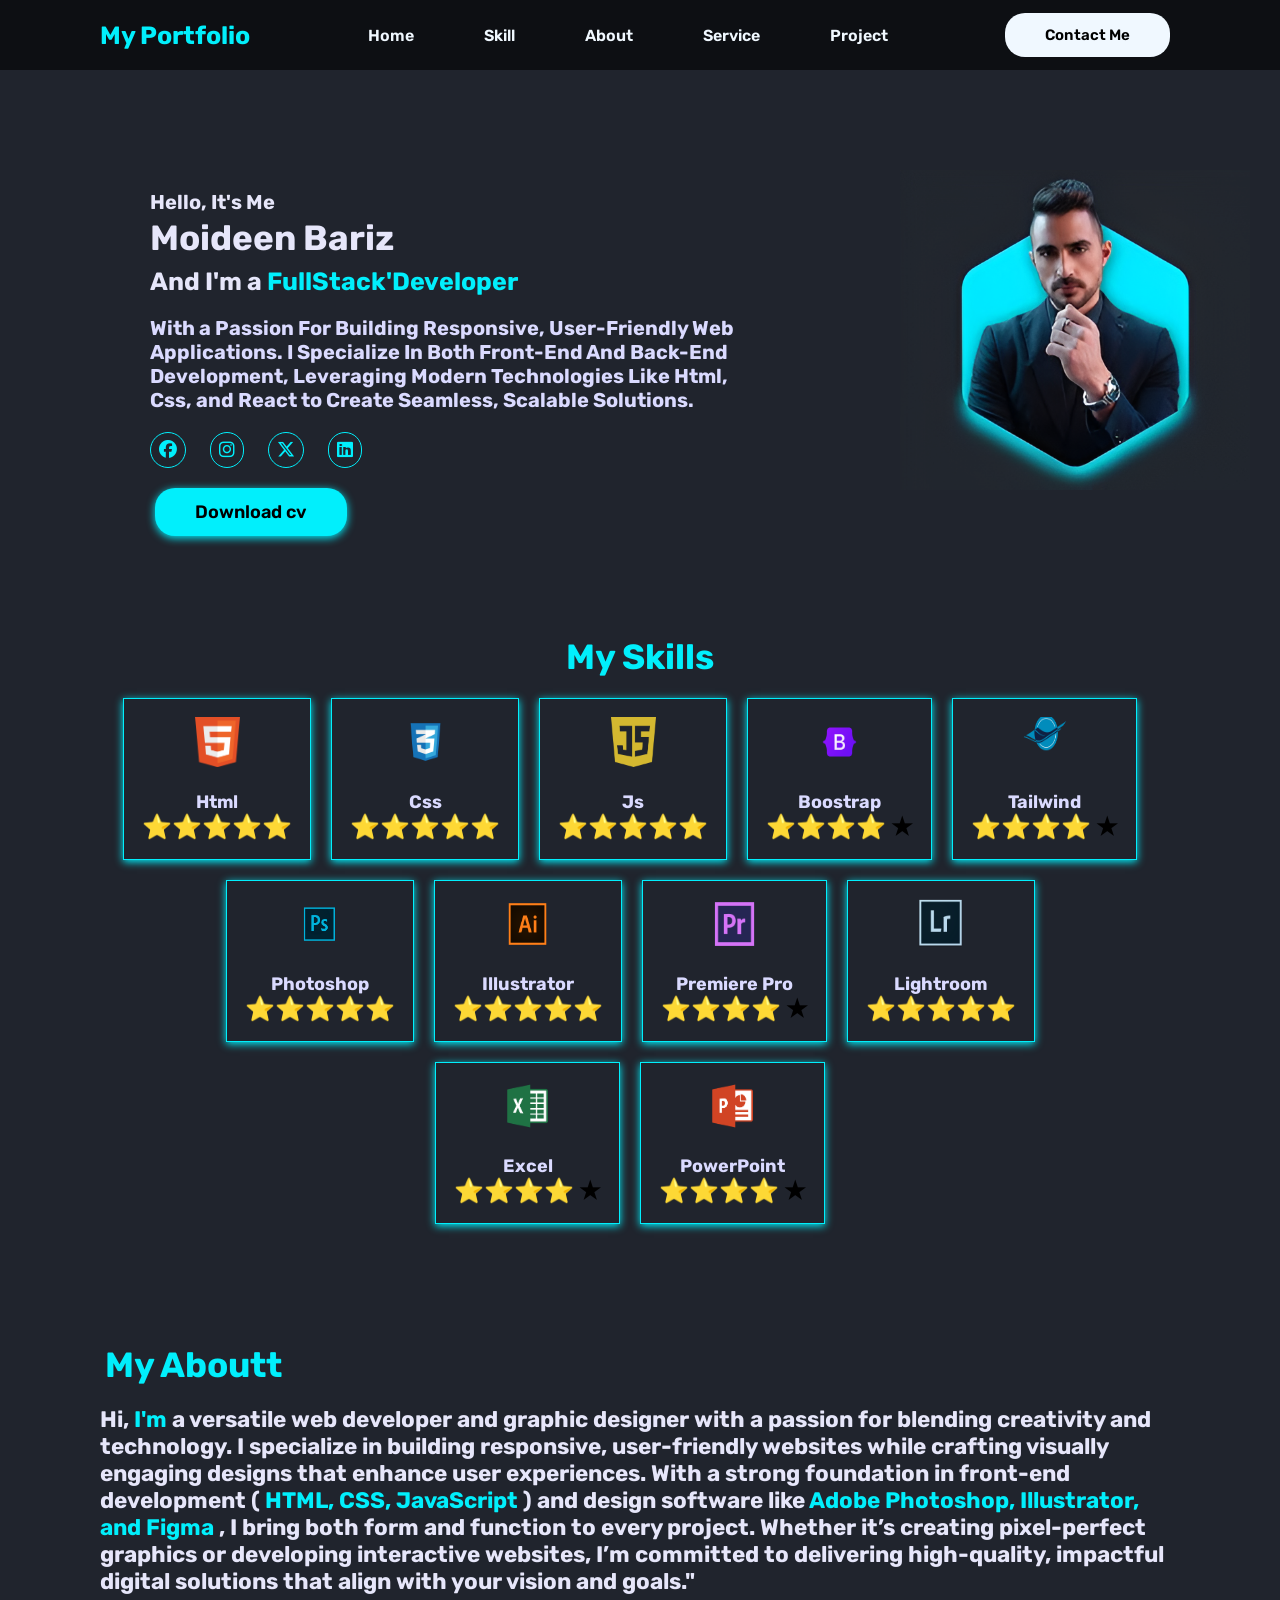
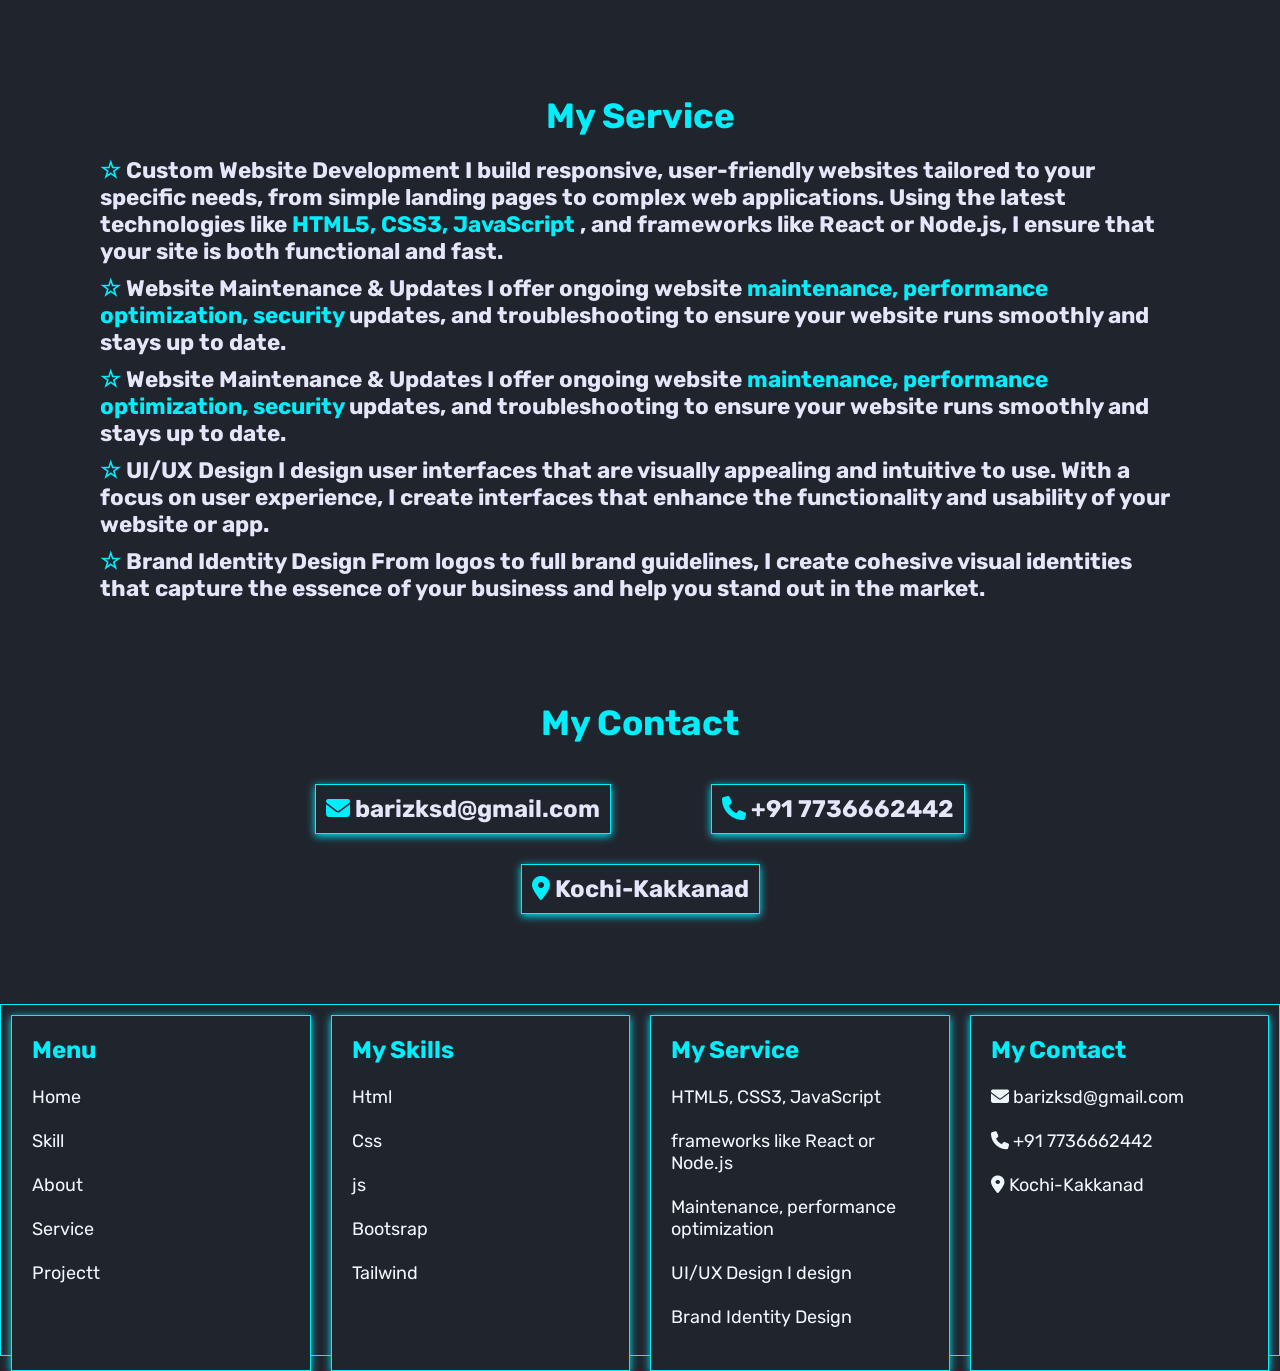
<file: index.html>
<!DOCTYPE html>
<html lang="en">

<head>
    <meta charset="UTF-8">
    <meta name="viewport" content="width=device-width, initial-scale=1.0">
    <title>Document</title>
    <link rel="stylesheet" href="./style.css">
    <link rel="preconnect" href="https://fonts.googleapis.com">
    <link rel="preconnect" href="https://fonts.gstatic.com" crossorigin>
    <link
        href="https://fonts.googleapis.com/css2?family=Bree+Serif&family=Concert+One&family=Hammersmith+One&family=Jost:ital,wght@0,100..900;1,100..900&family=Marcellus+SC&family=Patua+One&family=Rubik:ital,wght@0,300..900;1,300..900&display=swap"
        rel="stylesheet">
    <link rel="stylesheet" href="https://cdnjs.cloudflare.com/ajax/libs/font-awesome/6.6.0/css/all.min.css"
        integrity="sha512-Kc323vGBEqzTmouAECnVceyQqyqdsSiqLQISBL29aUW4U/M7pSPA/gEUZQqv1cwx4OnYxTxve5UMg5GT6L4JJg=="
        crossorigin="anonymous" referrerpolicy="no-referrer" />


</head>

<body>
    <section class="stik">
        <nav class="nav1">
            <h1 class="head1"> My Portfolio</h1>
            <ul class="list1">
                <a href="#home" id="menu">
                    <li> Home </li>
                </a>
                <a href="#Skill" id="menu">
                    <li> Skill </li>
                </a>
                <a href="#" id="menu">
                    <li> About </li>
                </a>
                <a href="#" id="menu">
                    <li> Service </li>
                </a>
                <a href="#" id="menu">
                    <li> Project </li>
                </a>
            </ul>
            <input type="button" value="Contact Me" class="search">
        </nav>
    </section>
    <section id="home">
        <div class="home1">
            <div class="card1">
                <h1 class="head2">Hello, It's Me </h1>
                <h1 class="head3"> Moideen Bariz </h1>
                <h1 class="head4"> And I'm a <span class="span1">FullStack'Developer</span> </h1>
                <h2 class="head5">With a Passion For Building Responsive, User-Friendly Web Applications. I Specialize
                    In Both Front-End And Back-End Development, Leveraging Modern Technologies Like Html, Css, and React
                    to Create Seamless, Scalable Solutions.</h2>

                <div class="icons">
                    <i class="fa-brands fa-facebook"></i>
                    <i class="fa-brands fa-instagram"></i>
                    <i class="fa-brands fa-x-twitter"></i>
                    <i class="fa-brands fa-linkedin"></i>
                </div>
                <input type="button" value="Download cv" class="cv">
            </div>
            <div class="card2">
                <img src="./homeimg.png" alt="" class="image1">
            </div>
        </div>
    </section>
    <section id="Skill">
        <div class="skills">
            <H1 class="skilltitle">My Skills</H1>
        </div>
        <div class="card3">
            <div class="skill1">
                <img src="./htmllogo.png" alt="html" class="img1">
                <h2 class="cardhead">Html</h2>
                <h1>⭐⭐⭐⭐⭐</h1>

            </div>
            <div class="skill1">
                <img src="./csslogo.png" alt="html" class="img1">
                <h2 class="cardhead">Css</h2>
                <h1>⭐⭐⭐⭐⭐</h1>
            </div>
            <div class="skill1">
                <img src="./jspng.png" alt="html" class="img1">
                <h2 class="cardhead">Js</h2>
                <h1>⭐⭐⭐⭐⭐</h1>
            </div>
            <div class="skill1">
                <img src="./boostraplogo.png" alt="html" class="img1">
                <h2 class="cardhead">Boostrap</h2>
                <h1>⭐⭐⭐⭐ ★</h1>
            </div>
            <div class="skill1">
                <img src="./tilwindlogo.png" alt="html" class="img1">
                <h2 class="cardhead">Tailwind</h2>
                <h1>⭐⭐⭐⭐ ★</h1>
            </div>

        </div>
        <div class="card4">
            <div class="skill1">
                <img src="./Photoshoplogo.png" alt="html" class="img1">
                <h2 class="cardhead">Photoshop</h2>
                <h1>⭐⭐⭐⭐⭐</h1>
            </div>
            <div class="skill1">
                <img src="./Illustratorlogo.png" alt="html" class="img1">
                <h2 class="cardhead">Illustrator</h2>
                <h1>⭐⭐⭐⭐⭐</h1>
            </div>
            <div class="skill1">
                <img src="./Adobe Premiere Pro.png" alt="html" class="img1">
                <h2 class="cardhead">Premiere Pro</h2>
                <h1>⭐⭐⭐⭐ ★</h1>
            </div>
            <div class="skill1">
                <img src="./Lightroom logo.png" alt="html" class="img1">
                <h2 class="cardhead">Lightroom</h2>
                <h1>⭐⭐⭐⭐⭐</h1>
            </div>
        </div>
        <div class="card4">
            
            <div class="skill1">
                <img src="./Excel logo.png" alt="html" class="img1">
                <h2 class="cardhead">Excel</h2>
                <h1>⭐⭐⭐⭐ ★</h1>
            </div>
            <div class="skill1">
                <img src="./PowerPoint logo.png" alt="html" class="img1">
                <h2 class="cardhead">PowerPoint</h2>
                <h1>⭐⭐⭐⭐ ★</h1>
            </div>
        </div>
    </section>
    <section>
        <div>
            <H1 class="skilltitle2">My Aboutt</H1>
        </div>

        <div class="about">
            <h1>Hi,<span class="span2"> I'm </span> a versatile web developer and graphic designer with a passion for
                blending creativity and technology. I specialize in building responsive, user-friendly websites while
                crafting visually engaging designs that enhance user experiences. With a strong foundation in front-end
                development (<span class="span2"> HTML, CSS, JavaScript </span>) and design software like <span
                    class="span2"> Adobe Photoshop, Illustrator, and Figma </span>, I bring both form and function to
                every project. Whether it’s creating pixel-perfect graphics or developing interactive websites, I’m
                committed to delivering high-quality, impactful digital solutions that align with your vision and
                goals."</h1>
        </div>
    </section>
    <section id="serivce" >
        <div>
            <H1 class="skilltitle3">My Service</H1>
        </div>
        <div class="Service">
            <ul>
                <li>

                    <h1><span class="span2">☆ </span>Custom Website Development
                        I build responsive, user-friendly websites tailored to your specific needs, from simple
                        landing
                        pages to complex web applications. Using the latest technologies like <span class="span2">HTML5,
                            CSS3, JavaScript </span>, and frameworks like React or Node.js, I ensure that your site
                        is
                        both
                        functional and fast.

                </li>
                </h1>
                <li>
                    <h1><span class="span2">☆ </span>
                        Website Maintenance & Updates
                        I offer ongoing website <span class="span2">maintenance, performance optimization, security
                        </span>updates, and troubleshooting
                        to ensure your website runs smoothly and stays up to date.</h1>
                </li>
                <li>
                    <h1><span class="span2">☆ </span>
                        Website Maintenance & Updates
                        I offer ongoing website <span class="span2">maintenance, performance optimization, security
                        </span>updates, and troubleshooting
                        to ensure your website runs smoothly and stays up to date.</h1>
                </li>
                <li>
                    <h1><span class="span2">☆ </span>
                        UI/UX Design
                        I design user interfaces that are visually appealing and intuitive to use. With a focus on user
                        experience, I create interfaces that enhance the functionality and usability of your website or
                        app.</h1>
                </li>
                <li>
                    <h1><span class="span2">☆ </span>
                        Brand Identity Design
                        From logos to full brand guidelines, I create cohesive visual identities that capture the
                        essence of
                        your business and help you stand out in the market.</h1>
                </li>
            </ul>
        </div>
    </section>
    <section>
        <div class="contact1">
            <div class="form">
                <h1 class="head6"> My Contact </h1>
            </div>
            <div class="form1">
                <div class="formicon">
                    <h1><span class="span2"><i class="fa-solid fa-envelope"></i></span> barizksd@gmail.com </h1>
                </div>
                <div class="formicon">
                    <h1><span class="span2"><i class="fa-solid fa-phone"></i></span> +91 7736662442 </h1>
                </div>

            </div>
            <div class="form1">
                <div class="formicon">
                    <h1><span class="span2"><i class="fa-solid fa-location-dot"></i></span> Kochi-Kakkanad </h1>
                </div>
            </div>
        </div>
    </section>
    <section>
        <footer class="footer">
            <div class="foot1">
                <ul class="list2">
                    <h1 class="span2"> Menu </h1>
                    <a href="#home" id="menu">
                        <li> Home </li>
                    </a>
                    <a href="#Skill" id="menu">
                        <li> Skill </li>
                    </a>
                    <a href="#" id="menu">
                        <li> About </li>
                    </a>
                    <a href="#" id="menu">
                        <li> Service </li>
                    </a>
                    <a href="#" id="menu">
                        <li> Projectt </li>
                    </a>
                </ul>
            </div>
            <div class="foot1">
                <ul class="list2">
                    <h1 class="span2">My Skills</h1>
                    <a href="#Skill" id="menu">
                        <li> Html</li>
                    </a>
                    <a href="#Skill" id="menu">
                        <li> Css </li>
                    </a>
                    <a href="#Skill" id="menu">
                        <li> js </li>
                    </a>
                    <a href="#Skill" id="menu">
                        <li> Bootsrap </li>
                    </a>
                    <a href="#Skill" id="menu">
                        <li> Tailwind </li>
                    </a>
                </ul>
            </div>
            <div class="foot1">

                <ul class="list2">
                    <h1 class="span2">My Service</h1>
                    <a href="#Skill" id="menu">
                        <li> HTML5, CSS3, JavaScript </li>
                    </a>
                    <a href="#Skill" id="menu">
                        <li> frameworks like React or Node.js </li>
                    </a>
                    <a href="#Skill" id="menu">
                        <li> Maintenance, performance optimization </li>
                    </a>
                    <a href="#Skill" id="menu">
                        <li> UI/UX Design I design </li>
                    </a>
                    <a href="#Skill" id="menu">
                        <li> Brand Identity Design </li>
                    </a>
                </ul>
            </div>
            <div class="foot1">
                <ul class="list2">
                    <h1 class="span2">My Contact</h1>
                    <a href="#contact1" id="menu">
                        <li> <i class="fa-solid fa-envelope"></i></span> barizksd@gmail.com </li>
                    </a>
                    <a href="#contact1" id="menu">
                        <li> <i class="fa-solid fa-phone"></i></span> +91 7736662442 </li>
                    </a>
                    <a href="#contact1" id="menu">
                        <li> <i class="fa-solid fa-location-dot"></i></span> Kochi-Kakkanad </li>
                    </a>

                </ul>
            </div>
        </footer>
    </section>

</body>

</html>
</file>
<file: style.css>
* {
    padding: 0px;
    margin: 0px;
    list-style: none;
    text-decoration: none;
    /* overflow: none; */
    /* .hammersmith-one-regular { */
    /* font-family: "Hammersmith One", sans-serif; */
    /* font-weight: 400;
        font-style: normal;
      } */
    font-family: "Rubik", sans-serif;
    background-color: #20242d;


}

.nav1 {
    width: auto;
    height: 50px;
    background-color: #0d0f13;
    display: flex;
    justify-content: space-between;
    align-items: center;
    padding: 10px 10px 10px 20px;
}

.head1 {
    color: #01effc;
    margin-left: 80px;
    font-size: 25px;
    background-color: #0d0f13;
}

.list1 {
    display: flex;
    /* background-color: #0d0f13;  */
}

.list1 a {
    padding: 35px;
    color: aliceblue;
    font-size: 17px;
    background-color: #0d0f13;

}

.list1 a:hover {
    padding: 35px;
    color: #01effc;
    font-size: 17px;
    background-color: #0d0f13;

}

.list1 a li {
    background-color: #0d0f13;
    font-size: 16px;
    font-weight: 600;
}

.search {
    color: rgb(0, 0, 0);
    background-color: aliceblue;
    font-size: 15px;
    font-weight: 600;
    padding: 13px 40px;
    margin-right: 100px;
    border: 0px;
    border-radius: 20px;
}

.search:hover {
    color: rgb(0, 0, 0);
    background-color: #01effc;
    font-size: 15px;
    font-weight: 600;
    padding: 13px 40px;
    margin-right: 100px;
    border: 0px;
    border-radius: 20px;
}

.home1 {
    width: 100%;
    display: flex;
}

.card1 {
    padding: 120px 100px 0px 150px;
    width: 600px;
    text-align: start;
}

.head2 {
    font-size: 20px;
    margin-bottom: 3px;
    color: lavender;
}

.head3 {
    font-size: 35px;
    margin-bottom: 8px;
    color: lavender;
}

.head4 {
    font-size: 25px;
    color: lavender;

}

.span1 {
    color: #01effc;

}

.head5 {
    font-size: 20px;
    margin-top: 20px;
    color: rgb(218, 218, 255);

}

.image1 {
    width: 350px;
    height: 320px;
    margin: 100px 0px 0px 50px;
    animation: zoom-in-zoom-out 7s ease infinite;

}

.icons {
    margin-top: 20px;
    text-align: start;
}

.icons i {
    font-size: 18px;
    margin: 0px 20px 0px 0px;
    color: #01effc;
    border: 1px solid #01effc;
    border-radius: 50px;
    padding: 8px;
}

.icons i:hover {
    font-size: 18px;
    margin: 0px 20px 0px 0px;
    color: initial;
    border: 1px solid #01effc;
    border-radius: 50px;
    padding: 8px;
    background-color: #01effc;
}


.cv {
    color: rgb(0, 0, 0);
    font-size: 18px;
    font-weight: 600;
    background-color: #01effc;
    padding: 13px 40px;
    margin: 20px 0px 0px 5px;
    border: 0px;
    border-radius: 20px;
    box-shadow: #01effc 0px 2px 8px 0px;
}

.cv:hover {
    color: rgb(0, 0, 0);
    font-size: 18px;
    font-weight: 600;
    background-color: lavender;
    padding: 13px 40px;
    margin: 20px 0px 0px 5px;
    border: 0px;
    border-radius: 20px;
    box-shadow: #01effc 0px 2px 8px 0px;
}

@keyframes zoom-in-zoom-out {
    0% {
        scale: 100%;
    }

    50% {
        scale: 110%;
    }

    100% {
        scale: 100%;
    }
}

.skilltitle {
    justify-content: center;
    color: #01effc;
    display: flex;
    margin: 100px 0px 20px 0px;
    font-size: 35px;
}

.card3 {
    display: flex;
    text-align: center;
    justify-content: center;
}

.skill1 {
    border: 1px solid #01effc;
    margin: 0px 20px 120px 0px;
    padding: 18px;
    box-shadow: #01effc 0px 2px 8px 0px;
}

.skill1:hover {
    border: 1px solid #01effc;
    margin: 0px 20px 120px 0px;
    padding: 18px;
    box-shadow: #01effc 0px 2px 8px 0px;
    animation: zoom-in 2s ease infinite;
}

@keyframes zoom-in {
    0% {
        scale: 100%;
    }

    50% {
        scale: 110%;
    }

    100% {
        scale: 100%;
    }
}

.img1 {
    width: 45px;
    height: 50px;
}

.cardhead {
    font-size: 18px;
    margin-top: 20px;
    color: rgb(218, 218, 255);

}

.card4 {
    display: flex;
    text-align: center;
    justify-content: center;
    margin-top: -100px;

}

.about {
    font-size: 15px;
    margin-top: 20px;
    color: lavender;
    text-align: start;
    margin: 100px;

}

.span2 {
    color: #01effc;
}

.skilltitle2 {
    justify-content: start;
    color: #01effc;
    display: flex;
    margin: 0px 0px -80px 105px;
    font-size: 35px;
}

.Service {
    font-size: 18px;
    margin-top: 20px;
    color: lavender;
    text-align: start;
    margin: 100px;
}

.skilltitle3 {
    justify-content: center;
    color: #01effc;
    display: flex;
    margin: 0px 0px -80px 0px;
    font-size: 35px;
}

.Service ul li {
    margin-top: 10px;
    font-size: 15px;
    display: flex;
    justify-content: center;
    align-items: center;


}

.head6 {
    justify-content: center;
    color: #01effc;
    display: flex;
    font-size: 35px;
}

.form1 {
    justify-content: center;
    display: flex;
    margin: 50px;
}

.formicon {
    margin: -10px 50px;
    padding: 10px;
    color: lavender;
    border: 1px solid #01effc;
    box-shadow: #01effc 0px 2px 8px 0px;

}

.formicon:hover {
    margin: -10px 50px;
    padding: 10px;
    color: #01effc;
    border: 1px solid #01effc;
    box-shadow: #01effc 0px 2px 8px 0px;
    animation: zoom-in 2s ease infinite;
}
.footer{
    display: grid;
    grid-template-columns: repeat(4, 1fr);
    border: 1px solid #01effc;
    height: 350px;
    margin-top: 100px;
}
.foot1{
    border: 1px solid #01effc;
    box-shadow: #01effc 0px 2px 8px 0px;
}
.foot1{
    padding: 20px 20px;
    margin: 10px;
    display: flex;  
}
.list2 a{
    color: aliceblue;
    font-size: 18px;
    margin: 10px;
    
}
.list2 a:hover{
    color: #01effc;
    font-size: 18px;
    margin: 20px;
}
.foot2{
    display: block;
    padding: 20px 20px;
    margin: 10px;
}
.formicon1{
    color: lavender;
    border: 1px solid #01effc;
    box-shadow: #01effc 0px 2px 8px 0px;
    padding: 10px;
    margin: 20px;
}
</file>
